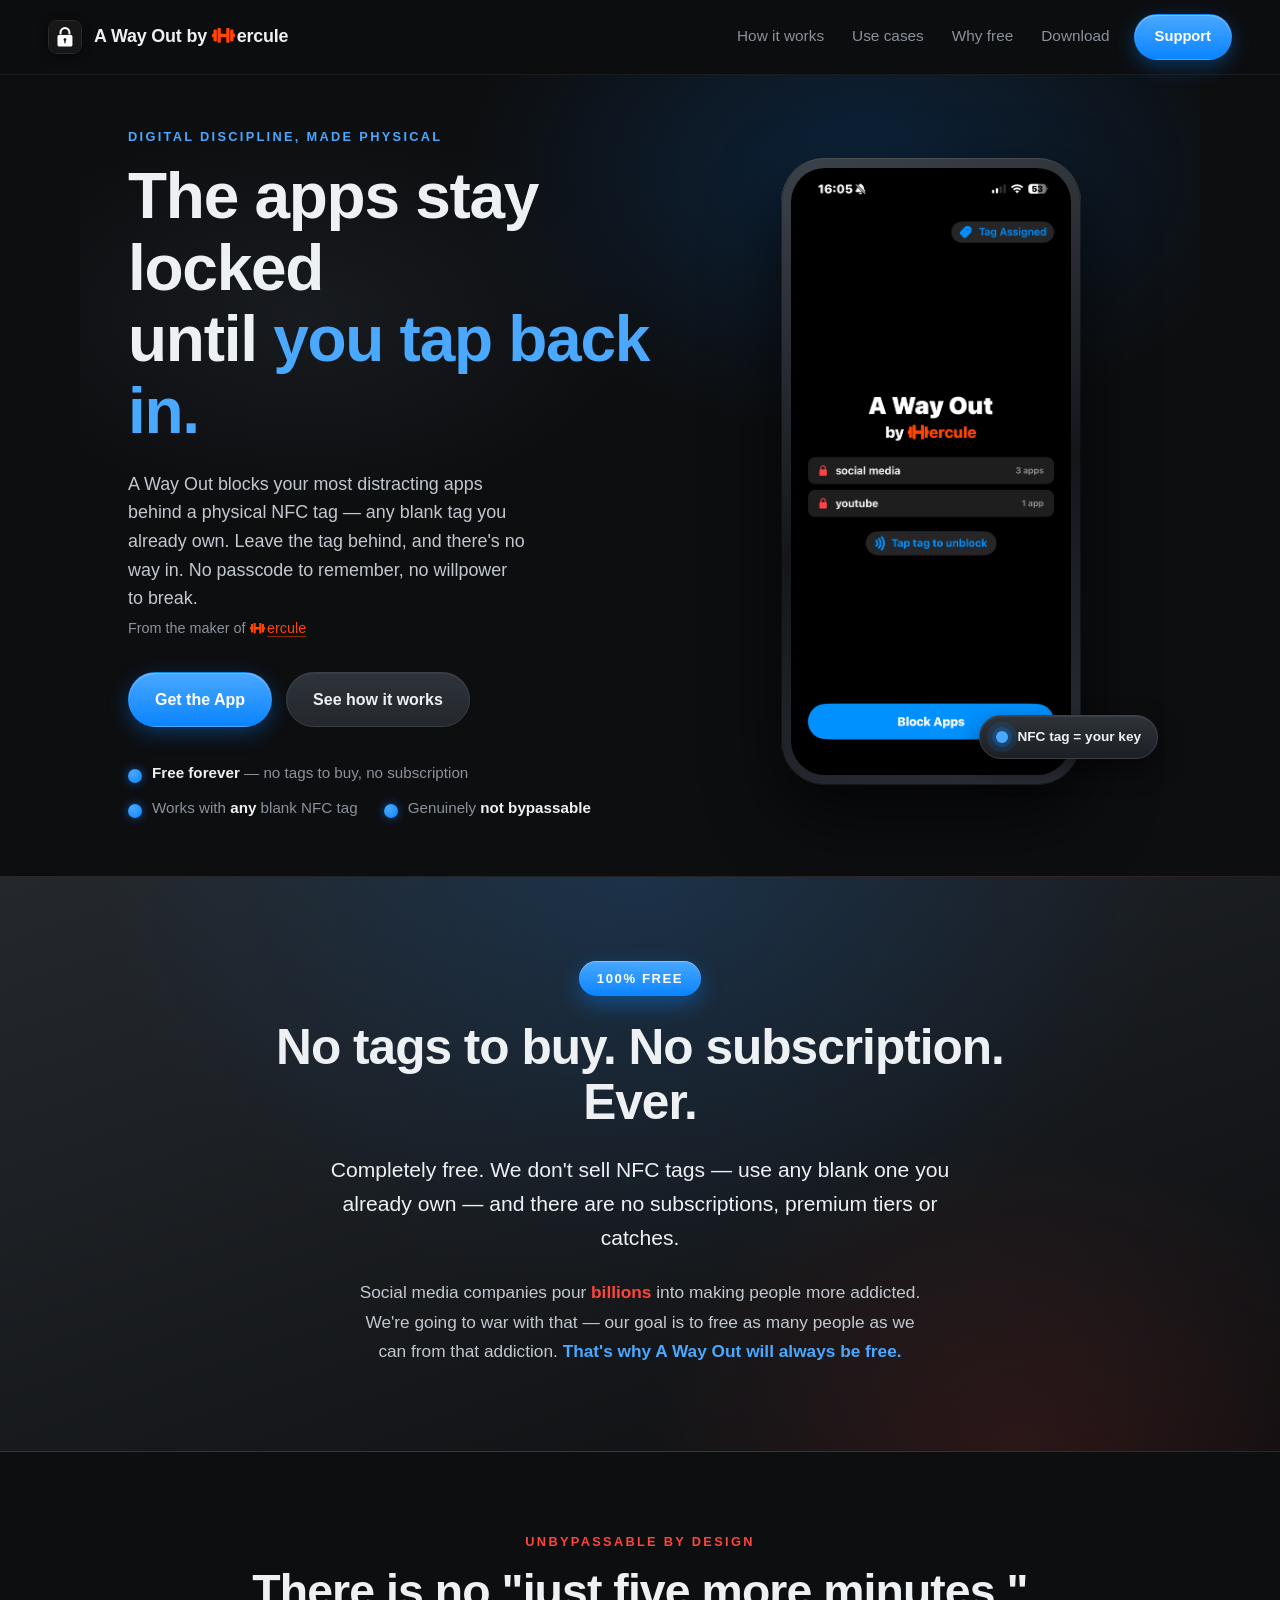
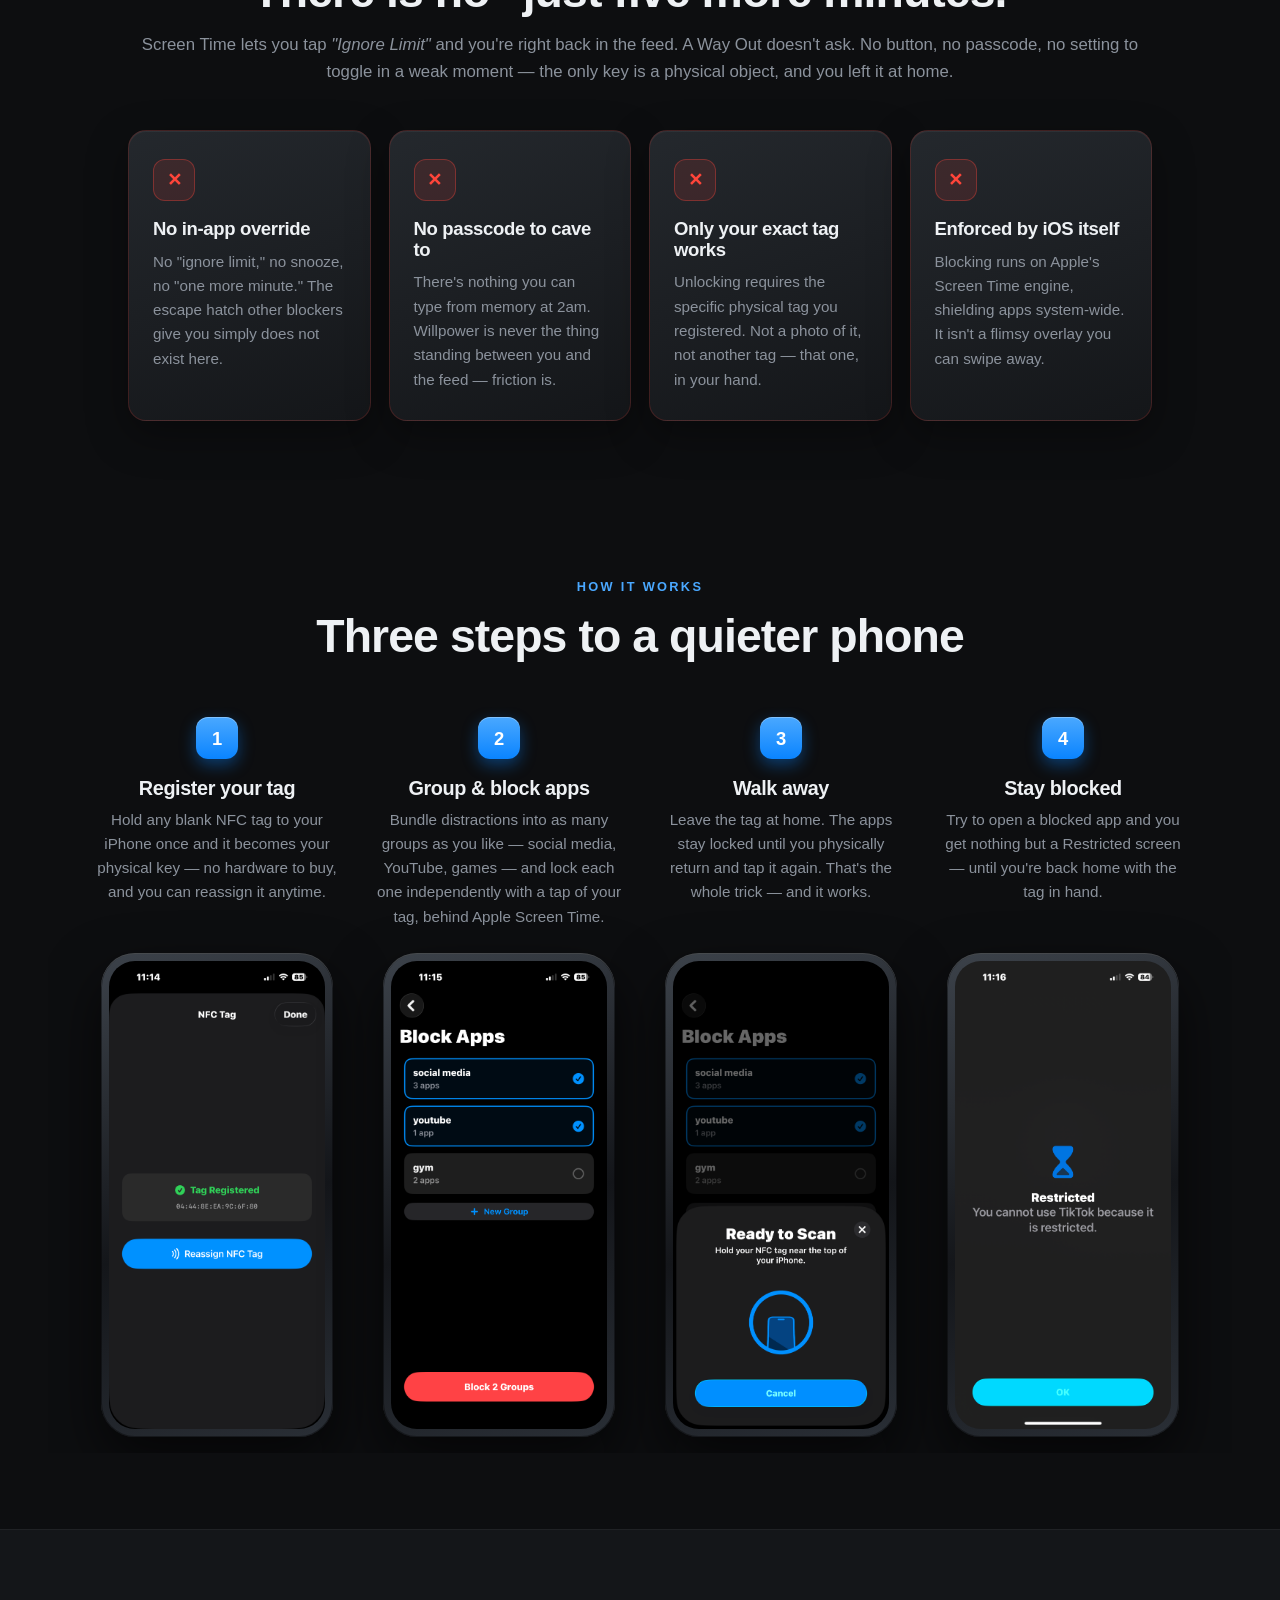
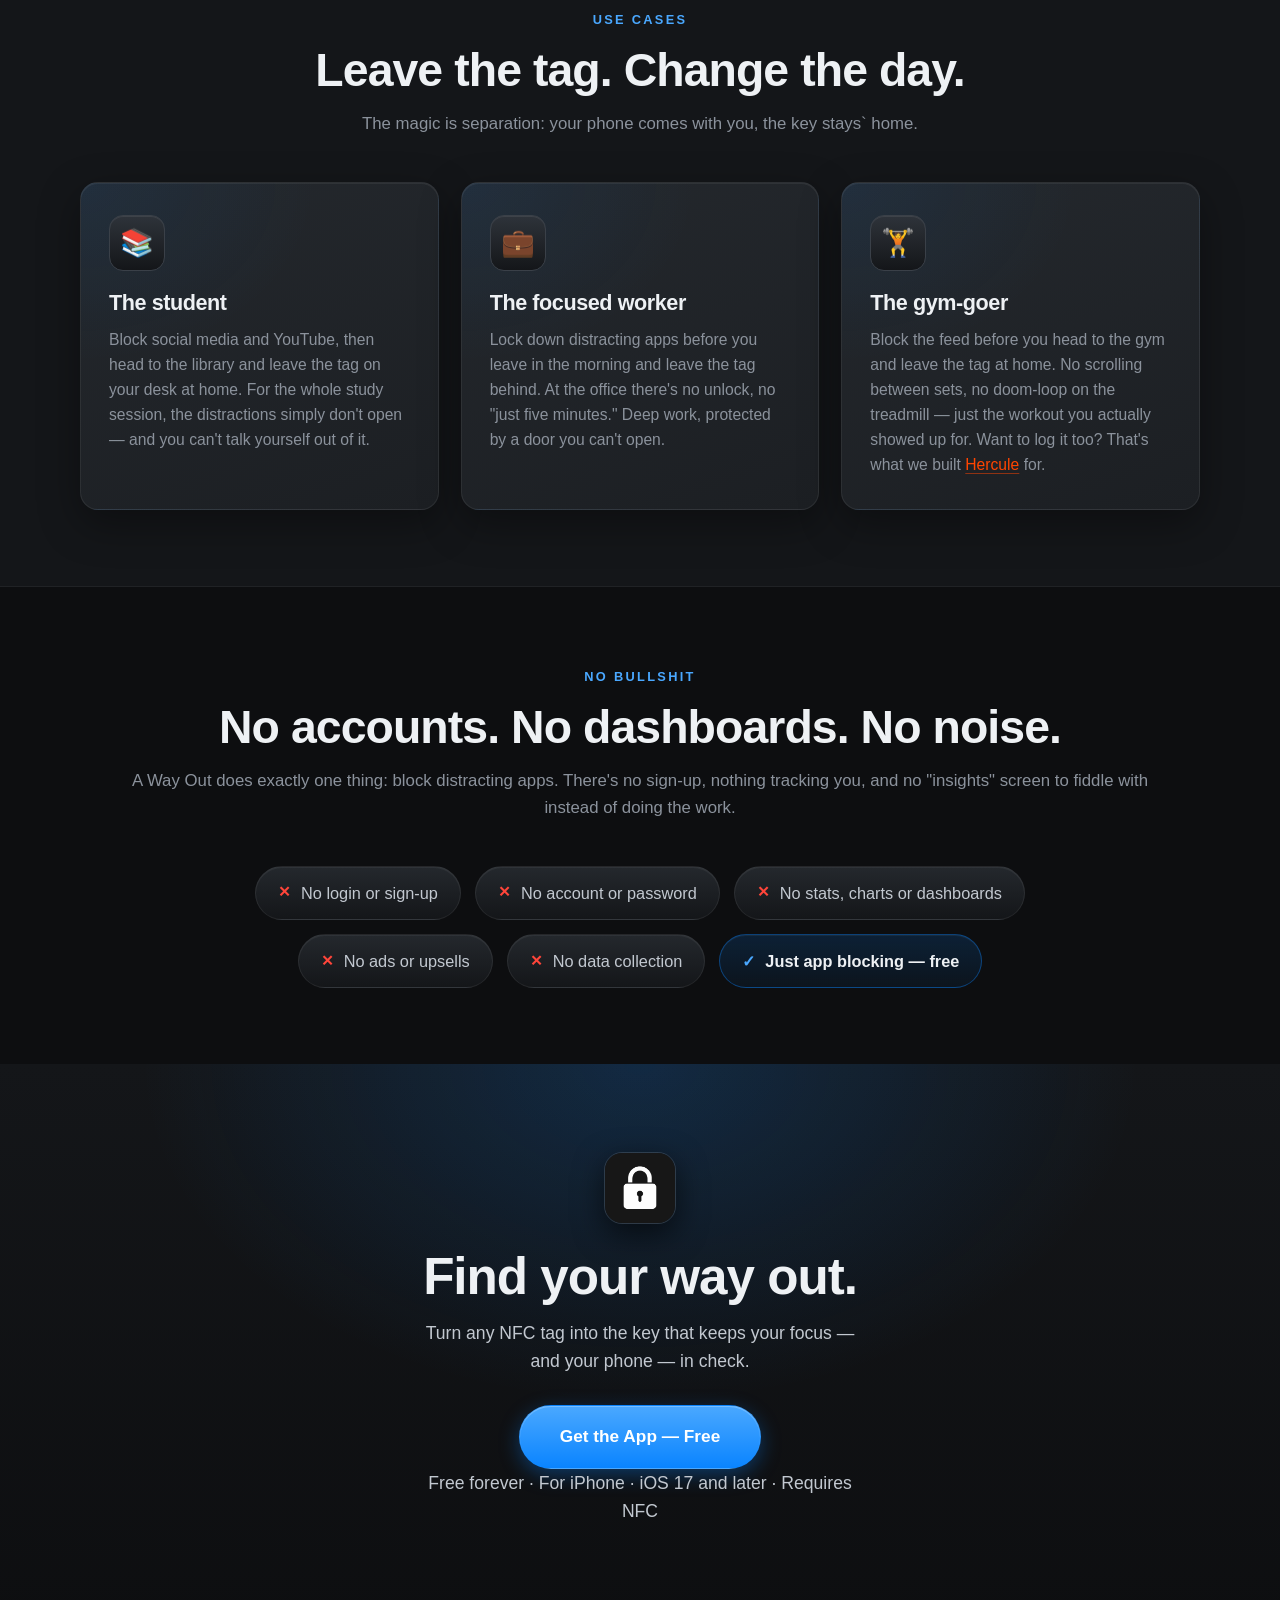
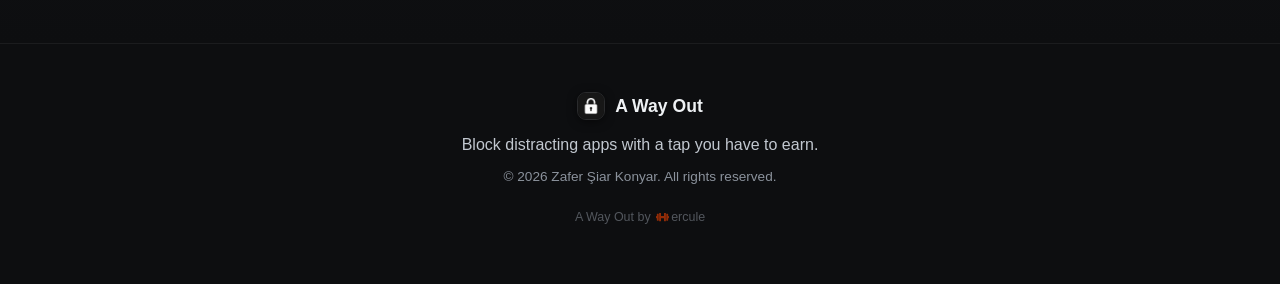
<file: index.html>
<!doctype html>
<html lang="en">
  <head>
    <meta charset="UTF-8" />
    <meta name="viewport" content="width=device-width, initial-scale=1.0" />
    <title>
      A Way Out by Hercule — Block distracting apps with a physical NFC tag
    </title>
    <meta
      name="description"
      content="A Way Out blocks distracting apps behind a physical NFC tag you already own. Leave the tag at home and the apps stay locked — no bypass, no willpower required."
    />
    <!-- Safari Smart App Banner — shows the app at the top of the page on iOS -->
    <meta name="apple-itunes-app" content="app-id=6767031661" />
    <link rel="icon" type="image/png" href="assets/logo.png" />
    <link rel="stylesheet" href="styles.css" />
  </head>
  <body>
    <!-- NAV -->
    <header class="nav">
      <a class="brand" href="#top">
        <img src="assets/logo.png" alt="A Way Out logo" class="brand-mark" />
        <span class="brand-name"
          >A Way Out by
          <span class="by-hercule"
            ><img
              src="assets/hercule-logo.svg"
              alt="H"
              class="by-hercule-mark"
            />ercule</span
          ></span
        >
      </a>
      <nav class="nav-links">
        <a href="#how">How it works</a>
        <a href="#uses">Use cases</a>
        <a href="#mission">Why free</a>
        <a href="#get">Download</a>
      </nav>
      <a href="mailto:siarkonyar@gmail.com" class="btn btn-primary btn-sm">Support</a>
    </header>

    <!-- HERO -->
    <section class="hero" id="top">
      <div class="hero-copy">
        <span class="eyebrow">Digital discipline, made physical</span>
        <h1>
          The apps stay locked<br />until
          <span class="accent">you tap back in.</span>
        </h1>
        <p class="lede">
          A Way Out blocks your most distracting apps behind a physical NFC tag
          — any blank tag you already own. Leave the tag behind, and there's no
          way in. No passcode to remember, no willpower to break.
          <br />
          <span class="hero-by">
            From the maker of
            <a
              href="https://herculewebsite.pages.dev"
              target="_blank"
              rel="noopener"
              class="by-hercule hercule-link"
              ><img
                src="assets/hercule-logo.svg"
                alt="H"
                class="by-hercule-mark"
              />ercule</a
            >
          </span>
        </p>
        <div class="hero-cta">
          <a
            href="https://apps.apple.com/us/app/a-way-out-by-hercule/id6767031661"
            target="_blank"
            rel="noopener"
            class="btn btn-primary"
            >Get the App</a
          >
          <a href="#how" class="btn btn-ghost">See how it works</a>
        </div>
        <ul class="hero-points">
          <li>
            <strong>Free forever</strong> — no tags to buy, no subscription
          </li>
          <li>Works with <strong>any</strong> blank NFC tag</li>
          <li>Genuinely <strong>not bypassable</strong></li>
        </ul>
      </div>
      <div class="hero-visual">
        <div class="phone">
          <img
            src="assets/screen-home.png"
            alt="A Way Out home screen showing locked app groups"
          />
        </div>
        <div class="tag-chip" aria-hidden="true">
          <span class="tag-wave"></span>
          NFC tag = your key
        </div>
      </div>
    </section>

    <!-- MISSION / FREE -->
    <section class="mission" id="mission">
      <div class="mission-inner">
        <span class="mission-badge">100% free</span>
        <h2>No tags to buy. No subscription. Ever.</h2>
        <p class="mission-lead">
          Completely free. We don't sell NFC tags — use any blank one you
          already own — and there are no subscriptions, premium tiers or
          catches.
        </p>
        <p class="mission-body">
          Social media companies pour <strong>billions</strong> into making
          people more addicted. We're going to war with that — our goal is to
          free as many people as we can from that addiction.
          <span class="mission-accent"
            >That's why A Way Out will always be free.</span
          >
        </p>
      </div>
    </section>

    <!-- UNBYPASSABLE -->
    <section class="section unbypass" id="unbypassable">
      <div class="section-head">
        <span class="eyebrow eyebrow-red">Unbypassable by design</span>
        <h2>There is no "just five more minutes."</h2>
        <p class="section-sub">
          Screen Time lets you tap <em>"Ignore Limit"</em> and you're right back
          in the feed. A Way Out doesn't ask. No button, no passcode, no setting
          to toggle in a weak moment — the only key is a physical object, and
          you left it at home.
        </p>
      </div>
      <div class="unbypass-grid">
        <div class="unbypass-card">
          <div class="unbypass-x">✕</div>
          <h3>No in-app override</h3>
          <p>
            No "ignore limit," no snooze, no "one more minute." The escape hatch
            other blockers give you simply does not exist here.
          </p>
        </div>
        <div class="unbypass-card">
          <div class="unbypass-x">✕</div>
          <h3>No passcode to cave to</h3>
          <p>
            There's nothing you can type from memory at 2am. Willpower is never
            the thing standing between you and the feed — friction is.
          </p>
        </div>
        <div class="unbypass-card">
          <div class="unbypass-x">✕</div>
          <h3>Only your exact tag works</h3>
          <p>
            Unlocking requires the specific physical tag you registered. Not a
            photo of it, not another tag — that one, in your hand.
          </p>
        </div>
        <div class="unbypass-card">
          <div class="unbypass-x">✕</div>
          <h3>Enforced by iOS itself</h3>
          <p>
            Blocking runs on Apple's Screen Time engine, shielding apps
            system-wide. It isn't a flimsy overlay you can swipe away.
          </p>
        </div>
      </div>
    </section>

    <!-- HOW IT WORKS -->
    <section class="section" id="how">
      <div class="section-head">
        <span class="eyebrow">How it works</span>
        <h2>Three steps to a quieter phone</h2>
      </div>
      <div class="steps">
        <article class="step">
          <div class="step-num">1</div>
          <h3>Register your tag</h3>
          <p>
            Hold any blank NFC tag to your iPhone once and it becomes your
            physical key — no hardware to buy, and you can reassign it anytime.
          </p>
          <div class="step-shot">
            <img
              src="assets/screen-tag-registered.png"
              alt="Tag registered screen"
            />
          </div>
        </article>
        <article class="step">
          <div class="step-num">2</div>
          <h3>Group &amp; block apps</h3>
          <p>
            Bundle distractions into as many groups as you like — social media,
            YouTube, games — and lock each one independently with a tap of your
            tag, behind Apple Screen Time.
          </p>
          <div class="step-shot">
            <img
              src="assets/screen-block-group.png"
              alt="Block apps group selection screen"
            />
          </div>
        </article>
        <article class="step">
          <div class="step-num">3</div>
          <h3>Walk away</h3>
          <p>
            Leave the tag at home. The apps stay locked until you physically
            return and tap it again. That's the whole trick — and it works.
          </p>
          <div class="step-shot">
            <img
              src="assets/screen-scan.png"
              alt="Ready to scan NFC tag to unblock"
            />
          </div>
        </article>
        <article class="step">
          <div class="step-num">4</div>
          <h3>Stay blocked</h3>
          <p>
            Try to open a blocked app and you get nothing but a Restricted
            screen — until you're back home with the tag in hand.
          </p>
          <div class="step-shot">
            <img
              src="assets/screen-restricted.png"
              alt="TikTok blocked — Restricted screen"
            />
          </div>
        </article>
      </div>
    </section>

    <!-- USE CASES -->
    <section class="section section-alt" id="uses">
      <div class="section-head">
        <span class="eyebrow">Use cases</span>
        <h2>Leave the tag. Change the day.</h2>
        <p class="section-sub">
          The magic is separation: your phone comes with you, the key stays`
          home.
        </p>
      </div>
      <div class="cases">
        <article class="case">
          <div class="case-icon">📚</div>
          <h3>The student</h3>
          <p>
            Block social media and YouTube, then head to the library and leave
            the tag on your desk at home. For the whole study session, the
            distractions simply don't open — and you can't talk yourself out of
            it.
          </p>
        </article>
        <article class="case">
          <div class="case-icon">💼</div>
          <h3>The focused worker</h3>
          <p>
            Lock down distracting apps before you leave in the morning and leave
            the tag behind. At the office there's no unlock, no "just five
            minutes." Deep work, protected by a door you can't open.
          </p>
        </article>
        <article class="case">
          <div class="case-icon">🏋️</div>
          <h3>The gym-goer</h3>
          <p>
            Block the feed before you head to the gym and leave the tag at home.
            No scrolling between sets, no doom-loop on the treadmill — just the
            workout you actually showed up for. Want to log it too? That's what
            we built
            <a
              href="https://herculewebsite.pages.dev"
              target="_blank"
              rel="noopener"
              class="hercule-link"
              >Hercule</a
            >
            for.
          </p>
        </article>
      </div>
    </section>

    <!-- NO BULLSHIT / SIMPLE -->
    <section class="section simple" id="simple">
      <div class="section-head">
        <span class="eyebrow">No bullshit</span>
        <h2>No accounts. No dashboards. No noise.</h2>
        <p class="section-sub">
          A Way Out does exactly one thing: block distracting apps. There's no
          sign-up, nothing tracking you, and no "insights" screen to fiddle with
          instead of doing the work.
        </p>
      </div>
      <ul class="simple-list">
        <li><span class="simple-x">✕</span> No login or sign-up</li>
        <li><span class="simple-x">✕</span> No account or password</li>
        <li><span class="simple-x">✕</span> No stats, charts or dashboards</li>
        <li><span class="simple-x">✕</span> No ads or upsells</li>
        <li><span class="simple-x">✕</span> No data collection</li>
        <li class="simple-yes">
          <span class="simple-check">✓</span> Just app blocking — free
        </li>
      </ul>
    </section>

    <!-- FINAL CTA -->
    <section class="cta" id="get">
      <img src="assets/logo.png" alt="A Way Out logo" class="cta-mark" />
      <h2>Find your way out.</h2>
      <p>
        Turn any NFC tag into the key that keeps your focus — and your phone —
        in check.
      </p>
      <a
        class="btn btn-lg btn-primary"
        href="https://apps.apple.com/us/app/a-way-out-by-hercule/id6767031661"
        target="_blank"
        rel="noopener"
        >Get the App — Free</a
      >
      <p class="cta-note">
        Free forever · For iPhone · iOS 17 and later · Requires NFC
      </p>
    </section>

    <!-- FOOTER -->
    <footer class="footer">
      <div class="footer-brand">
        <img src="assets/logo.png" alt="" class="brand-mark" />
        <span>A Way Out</span>
      </div>
      <p class="footer-tag">
        Block distracting apps with a tap you have to earn.
      </p>
      <p class="footer-copy">© 2026 Zafer Şiar Konyar. All rights reserved.</p>
      <a
        class="footer-by"
        href="https://herculewebsite.pages.dev"
        target="_blank"
        rel="noopener"
      >
        <span>A Way Out by</span>
        <span class="by-hercule">
          <img
            src="assets/hercule-logo.svg"
            alt="H"
            class="by-hercule-mark"
          />ercule
        </span>
      </a>
    </footer>
  </body>
</html>
</file>
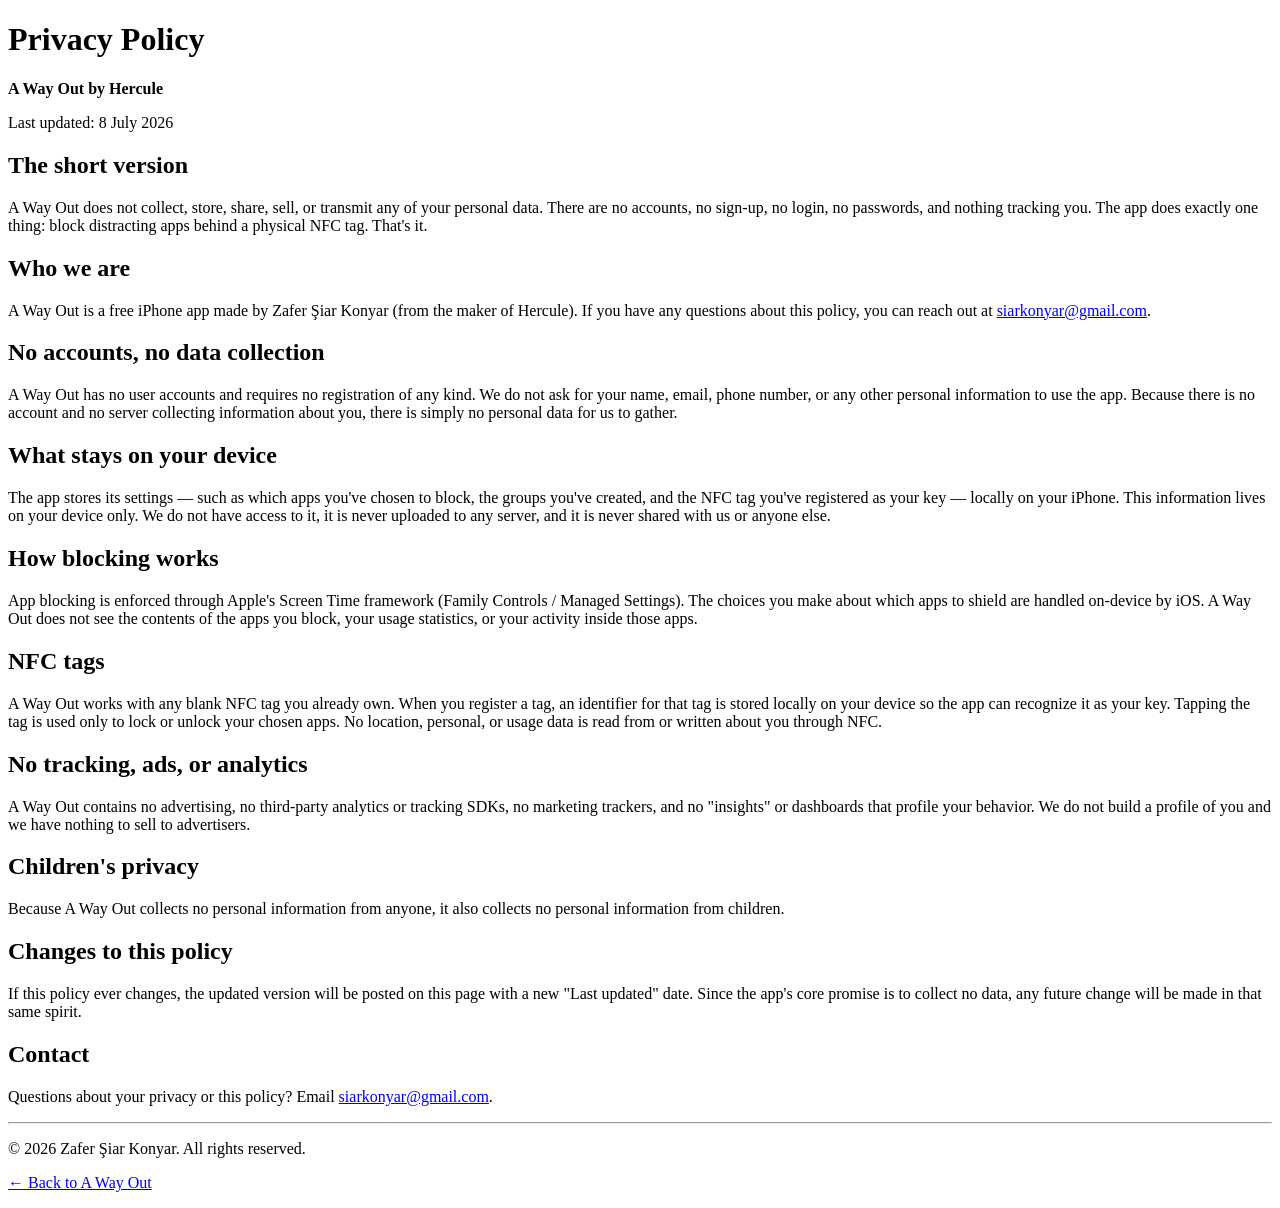
<file: privacy.html>
<!doctype html>
<html lang="en">
  <head>
    <meta charset="UTF-8" />
    <meta name="viewport" content="width=device-width, initial-scale=1.0" />
    <title>Privacy Policy — A Way Out by Hercule</title>
    <meta
      name="description"
      content="Privacy Policy for A Way Out. No accounts, no tracking, no data collection — everything stays on your device."
    />
    <link rel="icon" type="image/png" href="assets/logo.png" />
  </head>
  <body>
    <main>
      <h1>Privacy Policy</h1>
      <p><strong>A Way Out by Hercule</strong></p>
      <p>Last updated: 8 July 2026</p>

      <h2>The short version</h2>
      <p>
        A Way Out does not collect, store, share, sell, or transmit any of your
        personal data. There are no accounts, no sign-up, no login, no
        passwords, and nothing tracking you. The app does exactly one thing:
        block distracting apps behind a physical NFC tag. That's it.
      </p>

      <h2>Who we are</h2>
      <p>
        A Way Out is a free iPhone app made by Zafer Şiar Konyar (from the maker
        of Hercule). If you have any questions about this policy, you can reach
        out at
        <a href="mailto:siarkonyar@gmail.com">siarkonyar@gmail.com</a>.
      </p>

      <h2>No accounts, no data collection</h2>
      <p>
        A Way Out has no user accounts and requires no registration of any kind.
        We do not ask for your name, email, phone number, or any other personal
        information to use the app. Because there is no account and no server
        collecting information about you, there is simply no personal data for
        us to gather.
      </p>

      <h2>What stays on your device</h2>
      <p>
        The app stores its settings — such as which apps you've chosen to block,
        the groups you've created, and the NFC tag you've registered as your key
        — locally on your iPhone. This information lives on your device only. We
        do not have access to it, it is never uploaded to any server, and it is
        never shared with us or anyone else.
      </p>

      <h2>How blocking works</h2>
      <p>
        App blocking is enforced through Apple's Screen Time framework
        (Family Controls / Managed Settings). The choices you make about which
        apps to shield are handled on-device by iOS. A Way Out does not see the
        contents of the apps you block, your usage statistics, or your activity
        inside those apps.
      </p>

      <h2>NFC tags</h2>
      <p>
        A Way Out works with any blank NFC tag you already own. When you register
        a tag, an identifier for that tag is stored locally on your device so the
        app can recognize it as your key. Tapping the tag is used only to lock or
        unlock your chosen apps. No location, personal, or usage data is read
        from or written about you through NFC.
      </p>

      <h2>No tracking, ads, or analytics</h2>
      <p>
        A Way Out contains no advertising, no third-party analytics or tracking
        SDKs, no marketing trackers, and no "insights" or dashboards that profile
        your behavior. We do not build a profile of you and we have nothing to
        sell to advertisers.
      </p>

      <h2>Children's privacy</h2>
      <p>
        Because A Way Out collects no personal information from anyone, it also
        collects no personal information from children.
      </p>

      <h2>Changes to this policy</h2>
      <p>
        If this policy ever changes, the updated version will be posted on this
        page with a new "Last updated" date. Since the app's core promise is to
        collect no data, any future change will be made in that same spirit.
      </p>

      <h2>Contact</h2>
      <p>
        Questions about your privacy or this policy? Email
        <a href="mailto:siarkonyar@gmail.com">siarkonyar@gmail.com</a>.
      </p>

      <hr />
      <p>© 2026 Zafer Şiar Konyar. All rights reserved.</p>
      <p><a href="index.html">← Back to A Way Out</a></p>
    </main>
  </body>
</html>
</file>
<file: styles.css>
/* ============================================================
   A Way Out — marketing site
   Theme: metallic grey, matched to the app (dark UI, blue accent,
   red "locked" state, white padlock mark)
   ============================================================ */

:root {
  /* metallic greys */
  --metal-0:  #0d0e10;   /* near-black base */
  --metal-1:  #141619;
  --metal-2:  #1c1f23;
  --metal-3:  #24282d;
  --metal-4:  #2e333a;
  --metal-edge: #3a4048; /* brushed highlight edge */

  /* text */
  --silver-1: #eef1f4;   /* brightest */
  --silver-2: #c2c8d0;
  --silver-3: #8b929c;   /* muted */

  /* app accents */
  --blue:    #0a84ff;
  --blue-2:  #4aa8ff;
  --red:     #ff453a;

  --radius: 18px;
  --radius-sm: 12px;
  --maxw: 1120px;
  --font: -apple-system, BlinkMacSystemFont, "SF Pro Display", "Segoe UI", Roboto, Helvetica, Arial, sans-serif;
}

* { box-sizing: border-box; margin: 0; padding: 0; }

html { scroll-behavior: smooth; }

body {
  font-family: var(--font);
  color: var(--silver-2);
  background: var(--metal-0);
  line-height: 1.6;
  -webkit-font-smoothing: antialiased;
  overflow-x: hidden;
}

img { max-width: 100%; display: block; }

/* metallic sheen used across large surfaces */
.metal-sheen {
  background:
    radial-gradient(120% 80% at 15% 0%, rgba(120,140,165,0.10), transparent 60%),
    radial-gradient(90% 70% at 100% 20%, rgba(90,110,135,0.08), transparent 55%),
    linear-gradient(160deg, var(--metal-2), var(--metal-0));
}

/* ---------- buttons ---------- */
.btn {
  display: inline-flex;
  align-items: center;
  justify-content: center;
  gap: 8px;
  font-weight: 600;
  font-size: 1rem;
  padding: 14px 26px;
  border-radius: 999px;
  text-decoration: none;
  border: 1px solid transparent;
  transition: transform .15s ease, box-shadow .2s ease, background .2s ease;
  cursor: pointer;
}
.btn:active { transform: translateY(1px); }

.btn-primary {
  color: #fff;
  background: linear-gradient(180deg, var(--blue-2), var(--blue));
  box-shadow: 0 6px 20px rgba(10,132,255,0.35), inset 0 1px 0 rgba(255,255,255,0.25);
}
.btn-primary:hover { box-shadow: 0 10px 30px rgba(10,132,255,0.5), inset 0 1px 0 rgba(255,255,255,0.3); transform: translateY(-2px); }

.btn-ghost {
  color: var(--silver-1);
  background: linear-gradient(180deg, var(--metal-4), var(--metal-3));
  border: 1px solid var(--metal-edge);
  box-shadow: inset 0 1px 0 rgba(255,255,255,0.06);
}
.btn-ghost:hover { border-color: #4e565f; transform: translateY(-2px); }

.btn-sm { padding: 10px 20px; font-size: .92rem; }
.btn-lg { padding: 17px 40px; font-size: 1.08rem; }

/* ---------- shared bits ---------- */
.eyebrow {
  display: inline-block;
  font-size: .8rem;
  letter-spacing: .18em;
  text-transform: uppercase;
  color: var(--blue-2);
  font-weight: 700;
  margin-bottom: 14px;
}
.accent { color: var(--blue-2); }
.eyebrow-red { color: var(--red); }

h1, h2, h3 { color: var(--silver-1); line-height: 1.12; letter-spacing: -0.02em; }

/* ---------- nav ---------- */
.nav {
  position: sticky;
  top: 0;
  z-index: 50;
  display: flex;
  align-items: center;
  gap: 24px;
  padding: 14px clamp(20px, 5vw, 48px);
  background: rgba(13,14,16,0.72);
  backdrop-filter: blur(14px);
  border-bottom: 1px solid rgba(255,255,255,0.06);
}
.brand { display: flex; align-items: center; gap: 12px; text-decoration: none; }
.brand-mark {
  width: 34px; height: 34px; border-radius: 9px;
  border: 1px solid rgba(255,255,255,0.12);
  box-shadow: 0 2px 10px rgba(0,0,0,0.5);
}
.brand-name { color: var(--silver-1); font-weight: 700; font-size: 1.12rem; letter-spacing: -0.01em; }
.nav-links { display: flex; gap: 28px; margin-left: auto; }
.nav-links a {
  color: var(--silver-3);
  text-decoration: none;
  font-size: .96rem;
  font-weight: 500;
  transition: color .15s;
}
.nav-links a:hover { color: var(--silver-1); }

/* ---------- hero ---------- */
.hero {
  position: relative;
  display: grid;
  grid-template-columns: 1.1fr 0.9fr;
  align-items: center;
  gap: 40px;
  max-width: var(--maxw);
  margin: 0 auto;
  padding: clamp(24px, 4vw, 48px) clamp(20px, 5vw, 48px) clamp(30px, 5vw, 56px);
}
.hero::before {
  content: "";
  position: absolute;
  inset: 0;
  background:
    radial-gradient(60% 55% at 70% 12%, rgba(10,132,255,0.18), transparent 60%),
    radial-gradient(50% 40% at 20% 30%, rgba(120,140,165,0.10), transparent 60%);
  pointer-events: none;
  z-index: -1;
}
.hero h1 {
  font-size: clamp(2.4rem, 5.2vw, 4rem);
  font-weight: 800;
  margin-bottom: 22px;
}
.lede {
  font-size: 1.12rem;
  color: var(--silver-2);
  max-width: 40ch;
  margin-bottom: 30px;
}
.hero-cta { display: flex; gap: 14px; flex-wrap: wrap; margin-bottom: 34px; }
.hero-points {
  list-style: none;
  display: flex;
  flex-wrap: wrap;
  gap: 10px 26px;
}
.hero-points li {
  position: relative;
  padding-left: 24px;
  font-size: .95rem;
  color: var(--silver-3);
}
.hero-points li::before {
  content: "";
  position: absolute; left: 0; top: 8px;
  width: 14px; height: 14px; border-radius: 50%;
  background: radial-gradient(circle at 35% 30%, var(--blue-2), var(--blue));
  box-shadow: 0 0 10px rgba(10,132,255,0.6);
}
.hero-points strong { color: var(--silver-1); }

.hero-by {
  font-size: .9rem;
  color: var(--silver-3);
}

/* phone mockup */
.hero-visual { position: relative; display: flex; justify-content: center; }
.phone {
  position: relative;
  width: min(300px, 78vw);
  border-radius: 44px;
  padding: 10px;
  background: linear-gradient(160deg, #3c424a, #14161a 55%, #2a2f36);
  box-shadow:
    0 30px 70px rgba(0,0,0,0.65),
    inset 0 1px 0 rgba(255,255,255,0.18),
    inset 0 0 0 1px rgba(0,0,0,0.4);
}
.phone img { border-radius: 34px; width: 100%; display: block; }
.tag-chip {
  position: absolute;
  bottom: 26px; right: -6px;
  display: inline-flex; align-items: center; gap: 9px;
  padding: 10px 16px;
  font-size: .85rem; font-weight: 600; color: var(--silver-1);
  background: linear-gradient(180deg, var(--metal-4), var(--metal-2));
  border: 1px solid var(--metal-edge);
  border-radius: 999px;
  box-shadow: 0 10px 24px rgba(0,0,0,0.5), inset 0 1px 0 rgba(255,255,255,0.08);
}
.tag-wave {
  width: 12px; height: 12px; border-radius: 50%;
  background: var(--blue-2);
  box-shadow: 0 0 0 4px rgba(10,132,255,0.25), 0 0 0 9px rgba(10,132,255,0.12);
}

/* ---------- generic section ---------- */
.section {
  max-width: var(--maxw);
  margin: 0 auto;
  padding: clamp(44px, 6vw, 76px) clamp(20px, 5vw, 48px);
}
.section-alt {
  max-width: none;
  background: var(--metal-1);
  border-top: 1px solid rgba(255,255,255,0.05);
  border-bottom: 1px solid rgba(255,255,255,0.05);
}
.section-alt > * { max-width: var(--maxw); margin-left: auto; margin-right: auto; }
.section-head { text-align: center; margin-bottom: clamp(28px, 4vw, 44px); }
.section-head h2 { font-size: clamp(1.9rem, 4vw, 2.9rem); font-weight: 800; }
.section-sub { color: var(--silver-3); margin-top: 14px; font-size: 1.05rem; }

/* ---------- steps ---------- */
#how { max-width: 1300px; }
.steps {
  display: flex;
  justify-content: safe center;
  gap: 20px;
  overflow-x: auto;
  padding: 4px 4px 16px;
  scroll-snap-type: x mandatory;
  scroll-padding: 4px;
}
.step {
  position: relative;
  display: flex;
  flex-direction: column;
  align-items: center;
  text-align: center;
  flex: 0 0 clamp(240px, 76vw, 262px);
  scroll-snap-align: start;
  padding: 6px 6px 0;
}
.step-num {
  width: 42px; height: 42px;
  display: grid; place-items: center;
  border-radius: 12px;
  font-weight: 800; font-size: 1.15rem; color: #fff;
  background: linear-gradient(180deg, var(--blue-2), var(--blue));
  box-shadow: 0 6px 16px rgba(10,132,255,0.4), inset 0 1px 0 rgba(255,255,255,0.3);
  margin-bottom: 18px;
}
.step h3 { font-size: 1.24rem; margin-bottom: 8px; }
.step p { color: var(--silver-3); font-size: .95rem; margin-bottom: 24px; max-width: 30ch; }
.step-shot {
  width: min(100%, 232px);
  margin: auto auto 0;
  padding: 8px;
  border-radius: 34px;
  background: linear-gradient(160deg, #3c424a, #14161a 55%, #2a2f36);
  box-shadow:
    0 24px 55px rgba(0,0,0,0.6),
    inset 0 1px 0 rgba(255,255,255,0.16),
    inset 0 0 0 1px rgba(0,0,0,0.4);
}
.step-shot img { width: 100%; height: auto; display: block; border-radius: 26px; }

/* ---------- unbypassable ---------- */
.unbypass-grid {
  display: grid;
  grid-template-columns: repeat(4, 1fr);
  gap: 18px;
}
.unbypass-card {
  padding: 28px 24px;
  border-radius: var(--radius);
  background: linear-gradient(160deg, var(--metal-3), var(--metal-1));
  border: 1px solid rgba(255,69,58,0.18);
  box-shadow: inset 0 1px 0 rgba(255,255,255,0.05), 0 14px 40px rgba(0,0,0,0.35);
  transition: transform .2s ease, border-color .2s ease;
}
.unbypass-card:hover { transform: translateY(-4px); border-color: rgba(255,69,58,0.5); }
.unbypass-x {
  width: 42px; height: 42px;
  display: grid; place-items: center;
  border-radius: 12px;
  font-size: 1.15rem; font-weight: 800; color: var(--red);
  background: rgba(255,69,58,0.12);
  border: 1px solid rgba(255,69,58,0.35);
  margin-bottom: 18px;
}
.unbypass-card h3 { font-size: 1.16rem; margin-bottom: 10px; }
.unbypass-card p { color: var(--silver-3); font-size: .95rem; }
/* ---------- use cases ---------- */
.cases { display: grid; grid-template-columns: repeat(3, 1fr); gap: 22px; }
.case {
  padding: 32px 28px;
  border-radius: var(--radius);
  background:
    radial-gradient(120% 100% at 0% 0%, rgba(10,132,255,0.08), transparent 55%),
    linear-gradient(160deg, var(--metal-3), var(--metal-2));
  border: 1px solid rgba(255,255,255,0.07);
  box-shadow: inset 0 1px 0 rgba(255,255,255,0.06), 0 14px 40px rgba(0,0,0,0.35);
  transition: transform .2s ease, border-color .2s ease;
}
.case:hover { transform: translateY(-4px); border-color: rgba(74,168,255,0.4); }
.case-icon {
  width: 56px; height: 56px;
  display: grid; place-items: center;
  font-size: 1.7rem;
  border-radius: 14px;
  background: linear-gradient(180deg, var(--metal-4), var(--metal-1));
  border: 1px solid var(--metal-edge);
  box-shadow: inset 0 1px 0 rgba(255,255,255,0.08);
  margin-bottom: 20px;
}
.case h3 { font-size: 1.35rem; margin-bottom: 12px; }
.case p { color: var(--silver-3); font-size: .98rem; }

/* ---------- mission / free ---------- */
.mission {
  position: relative;
  overflow: hidden;
  padding: clamp(48px, 7vw, 84px) clamp(20px, 5vw, 48px);
  background:
    radial-gradient(70% 120% at 50% 0%, rgba(10,132,255,0.16), transparent 60%),
    radial-gradient(50% 90% at 80% 100%, rgba(255,69,58,0.12), transparent 60%),
    linear-gradient(160deg, var(--metal-3), var(--metal-0));
  border-top: 1px solid rgba(255,255,255,0.06);
  border-bottom: 1px solid rgba(255,255,255,0.06);
}
.mission-inner {
  position: relative;
  max-width: 760px;
  margin: 0 auto;
  text-align: center;
}
.mission-badge {
  display: inline-block;
  font-size: .82rem; font-weight: 800; letter-spacing: .12em; text-transform: uppercase;
  color: #fff;
  padding: 7px 18px; border-radius: 999px;
  background: linear-gradient(180deg, var(--blue-2), var(--blue));
  box-shadow: 0 8px 22px rgba(10,132,255,0.4), inset 0 1px 0 rgba(255,255,255,0.3);
  margin-bottom: 24px;
}
.mission h2 {
  font-size: clamp(2rem, 4.4vw, 3.1rem);
  font-weight: 800;
  margin-bottom: 22px;
}
.mission-lead {
  font-size: clamp(1.1rem, 2.2vw, 1.32rem);
  color: var(--silver-1);
  max-width: 56ch;
  margin: 0 auto 24px;
}
.mission-body {
  font-size: 1.08rem;
  color: var(--silver-2);
  max-width: 60ch;
  margin: 0 auto;
  line-height: 1.7;
}
.mission-body strong { color: var(--red); font-weight: 700; }
.mission-accent { color: var(--blue-2); font-weight: 600; }

/* ---------- no bullshit / simple ---------- */
.simple-list {
  list-style: none;
  display: flex;
  flex-wrap: wrap;
  justify-content: center;
  gap: 14px;
  max-width: 780px;
  margin: 0 auto;
}
.simple-list li {
  display: inline-flex;
  align-items: center;
  gap: 10px;
  padding: 13px 22px;
  font-size: 1.02rem;
  font-weight: 500;
  color: var(--silver-2);
  background: linear-gradient(180deg, var(--metal-3), var(--metal-1));
  border: 1px solid rgba(255,255,255,0.07);
  border-radius: 999px;
  box-shadow: inset 0 1px 0 rgba(255,255,255,0.05);
}
.simple-x {
  color: var(--red);
  font-weight: 800;
  font-size: .95rem;
}
.simple-yes {
  color: var(--silver-1) !important;
  font-weight: 700 !important;
  border-color: rgba(10,132,255,0.4) !important;
  background: linear-gradient(180deg, rgba(10,132,255,0.16), rgba(10,132,255,0.06)) !important;
}
.simple-check {
  color: var(--blue-2);
  font-weight: 800;
}

/* ---------- final CTA ---------- */
.cta {
  text-align: center;
  padding: clamp(52px, 7vw, 88px) clamp(20px, 5vw, 48px);
  background:
    radial-gradient(60% 90% at 50% 0%, rgba(10,132,255,0.18), transparent 65%),
    linear-gradient(180deg, var(--metal-1), var(--metal-0));
}
.cta-mark {
  width: 72px; height: 72px; border-radius: 18px;
  margin: 0 auto 24px;
  border: 1px solid rgba(255,255,255,0.12);
  box-shadow: 0 10px 30px rgba(0,0,0,0.6);
}
.cta h2 { font-size: clamp(2rem, 4.5vw, 3.2rem); font-weight: 800; margin-bottom: 14px; }
.cta p { color: var(--silver-2); max-width: 46ch; margin: 0 auto 30px; font-size: 1.1rem; }
.cta-note { color: var(--silver-3); font-size: .9rem; margin-top: 20px; }

/* ---------- footer ---------- */
.footer {
  text-align: center;
  padding: 48px 20px 56px;
  border-top: 1px solid rgba(255,255,255,0.06);
  background: var(--metal-0);
}
.footer-brand {
  display: inline-flex; align-items: center; gap: 10px;
  color: var(--silver-1); font-weight: 700; font-size: 1.1rem;
  margin-bottom: 12px;
}
.footer-brand .brand-mark { width: 28px; height: 28px; }
.footer-tag { color: var(--silver-2); margin-bottom: 8px; }
.footer-copy { color: var(--silver-3); font-size: .85rem; }
.footer-by {
  display: inline-flex; align-items: baseline; gap: 5px;
  margin-top: 20px;
  color: var(--silver-3); font-size: .78rem; text-decoration: none;
  opacity: .55; transition: opacity .2s ease;
}
.footer-by:hover { opacity: 1; }
.by-hercule { display: inline-flex; align-items: baseline; gap: 2px; }
.hercule-link {
  color: #ff4500;
  text-decoration: underline;
  text-underline-offset: 3px;
  text-decoration-color: rgba(255, 69, 0, 0.5);
  transition: color .2s ease;
}
.hercule-link:hover { color: #ff6a33; }
.by-hercule-mark {
  height: .74em; width: auto;
  transform: translateY(.05em);
}
.brand-name .by-hercule-mark { height: .88em; }

/* ============================================================
   Responsive
   ============================================================ */
@media (max-width: 900px) {
  .hero { grid-template-columns: 1fr; text-align: center; gap: 48px; }
  .hero-cta, .hero-points { justify-content: center; }
  .lede { margin-left: auto; margin-right: auto; }
  .hero-visual { order: -1; }
  .cases { grid-template-columns: 1fr; max-width: 480px; margin: 0 auto; }
  .unbypass-grid { grid-template-columns: 1fr 1fr; }
}

@media (max-width: 620px) {
  .nav-links { display: none; }
  .tag-chip { right: 50%; transform: translateX(50%); bottom: -14px; }
  .unbypass-grid { grid-template-columns: 1fr; max-width: 420px; margin: 0 auto; }
}
</file>
